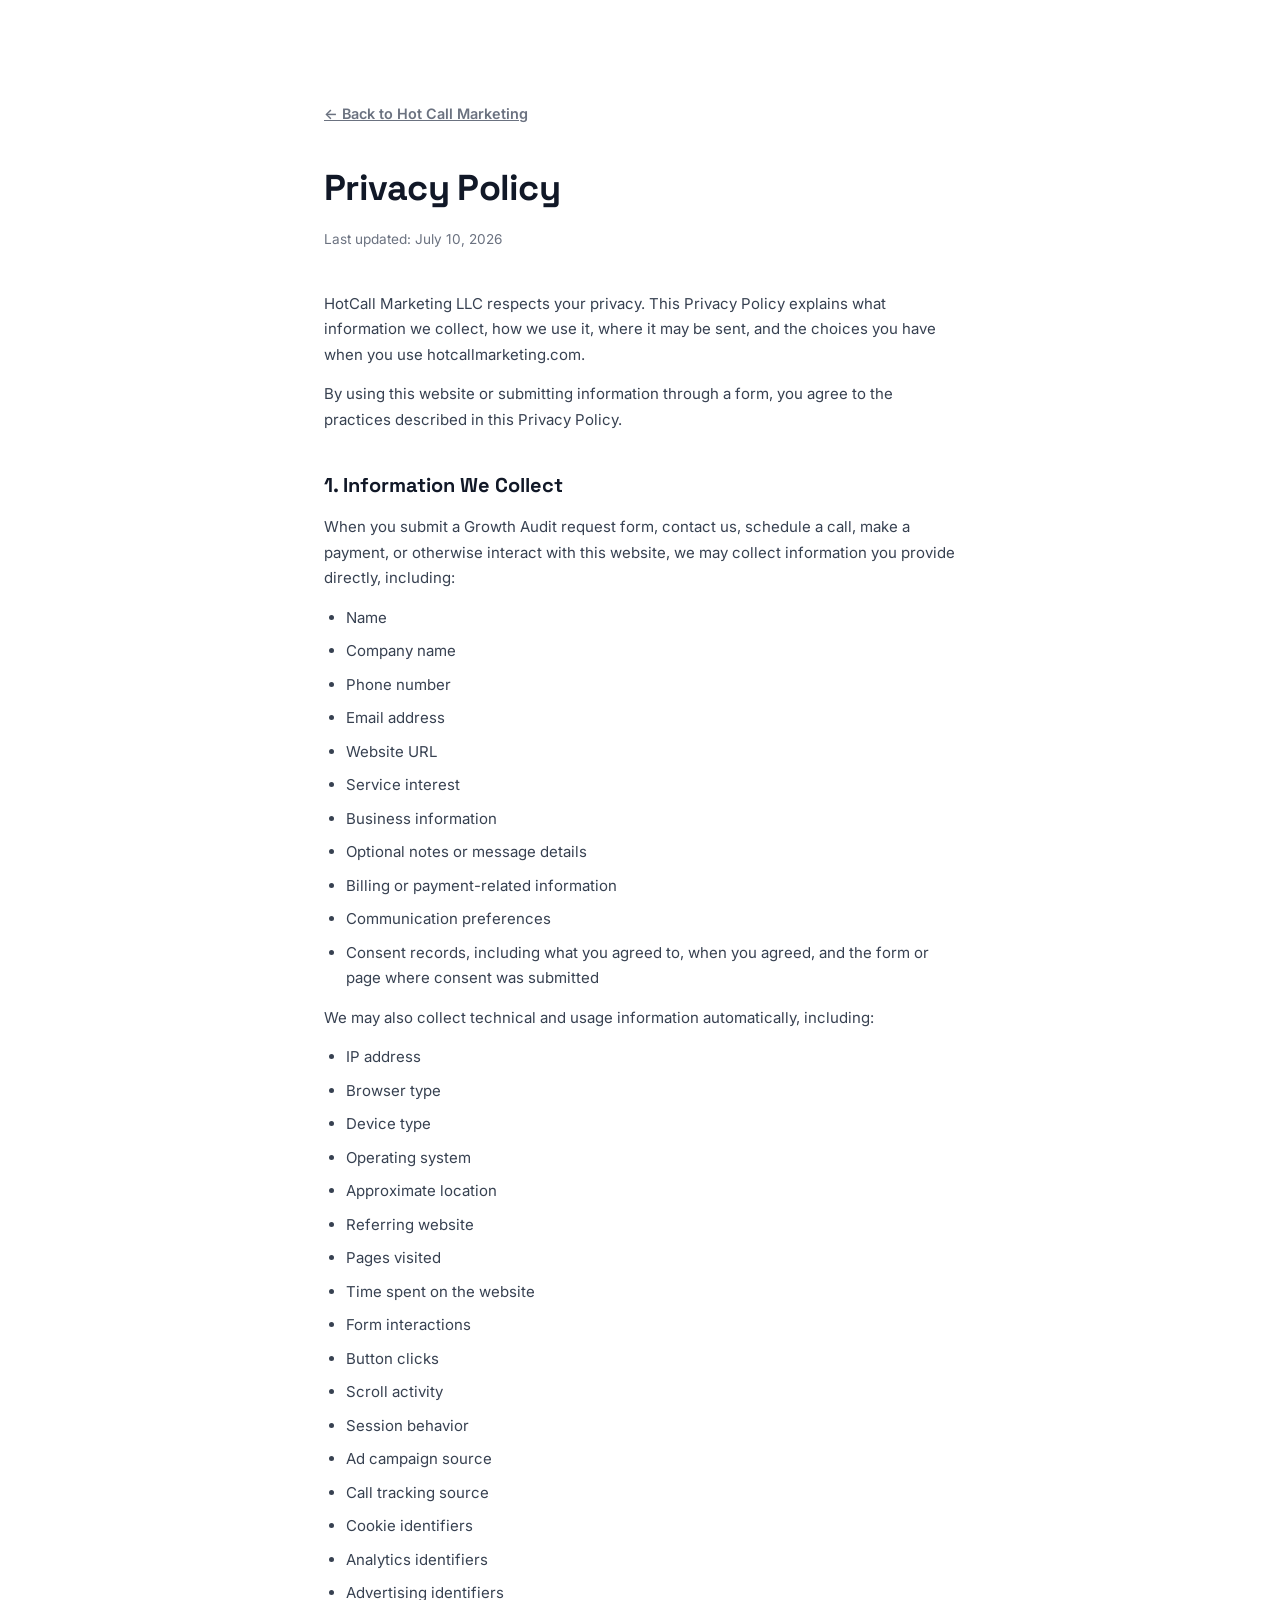
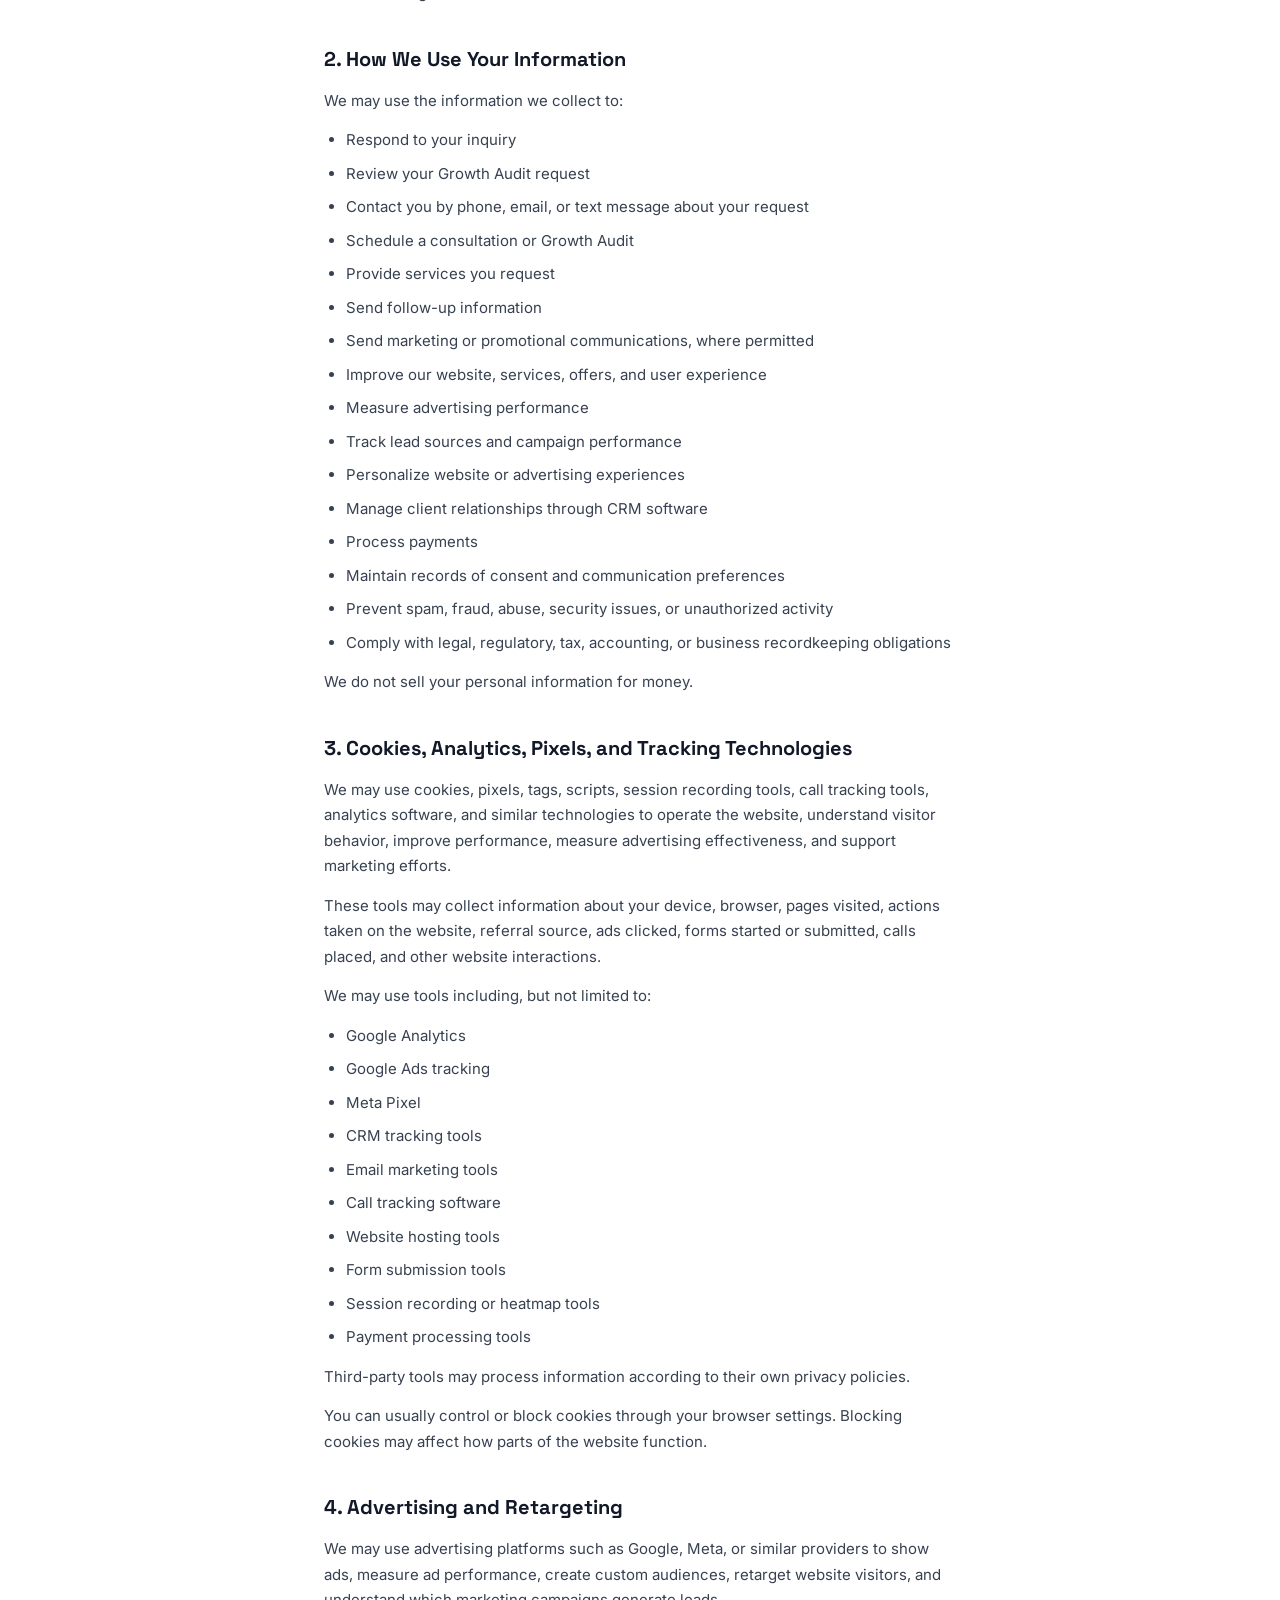
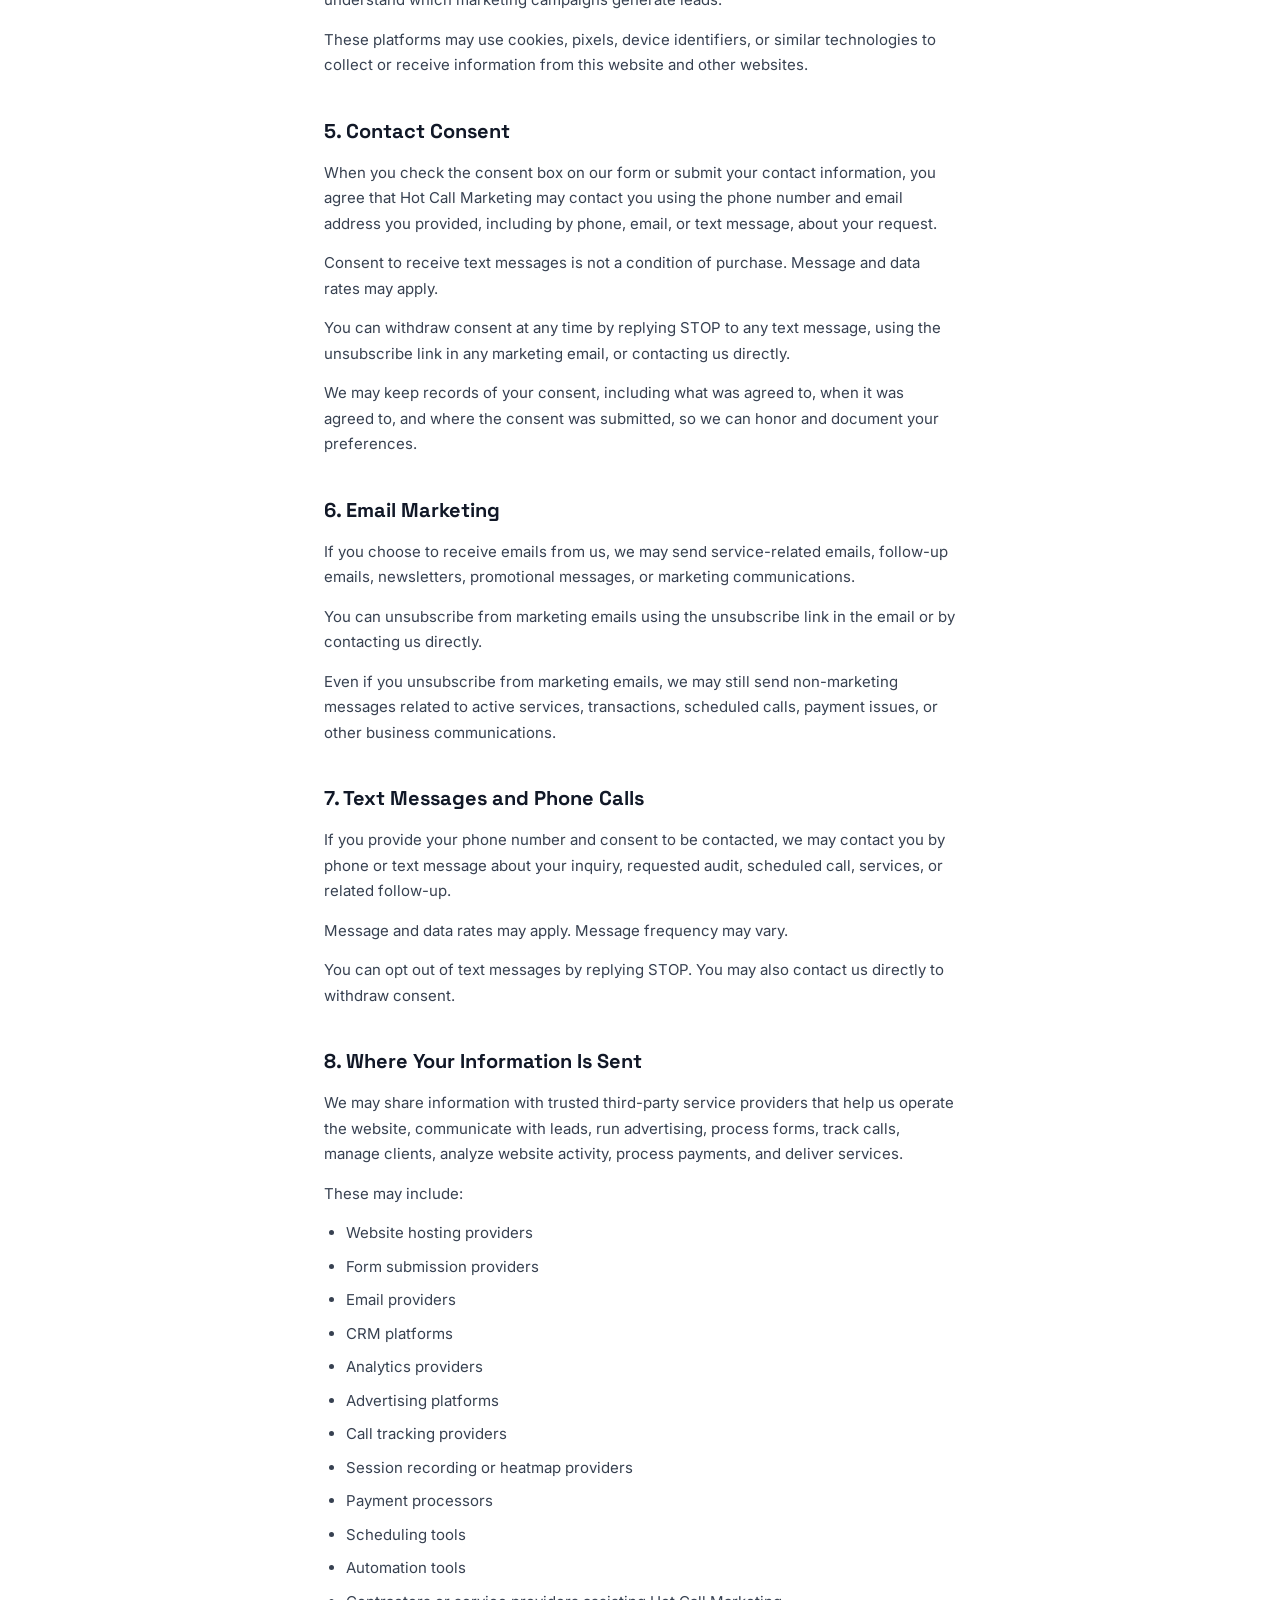
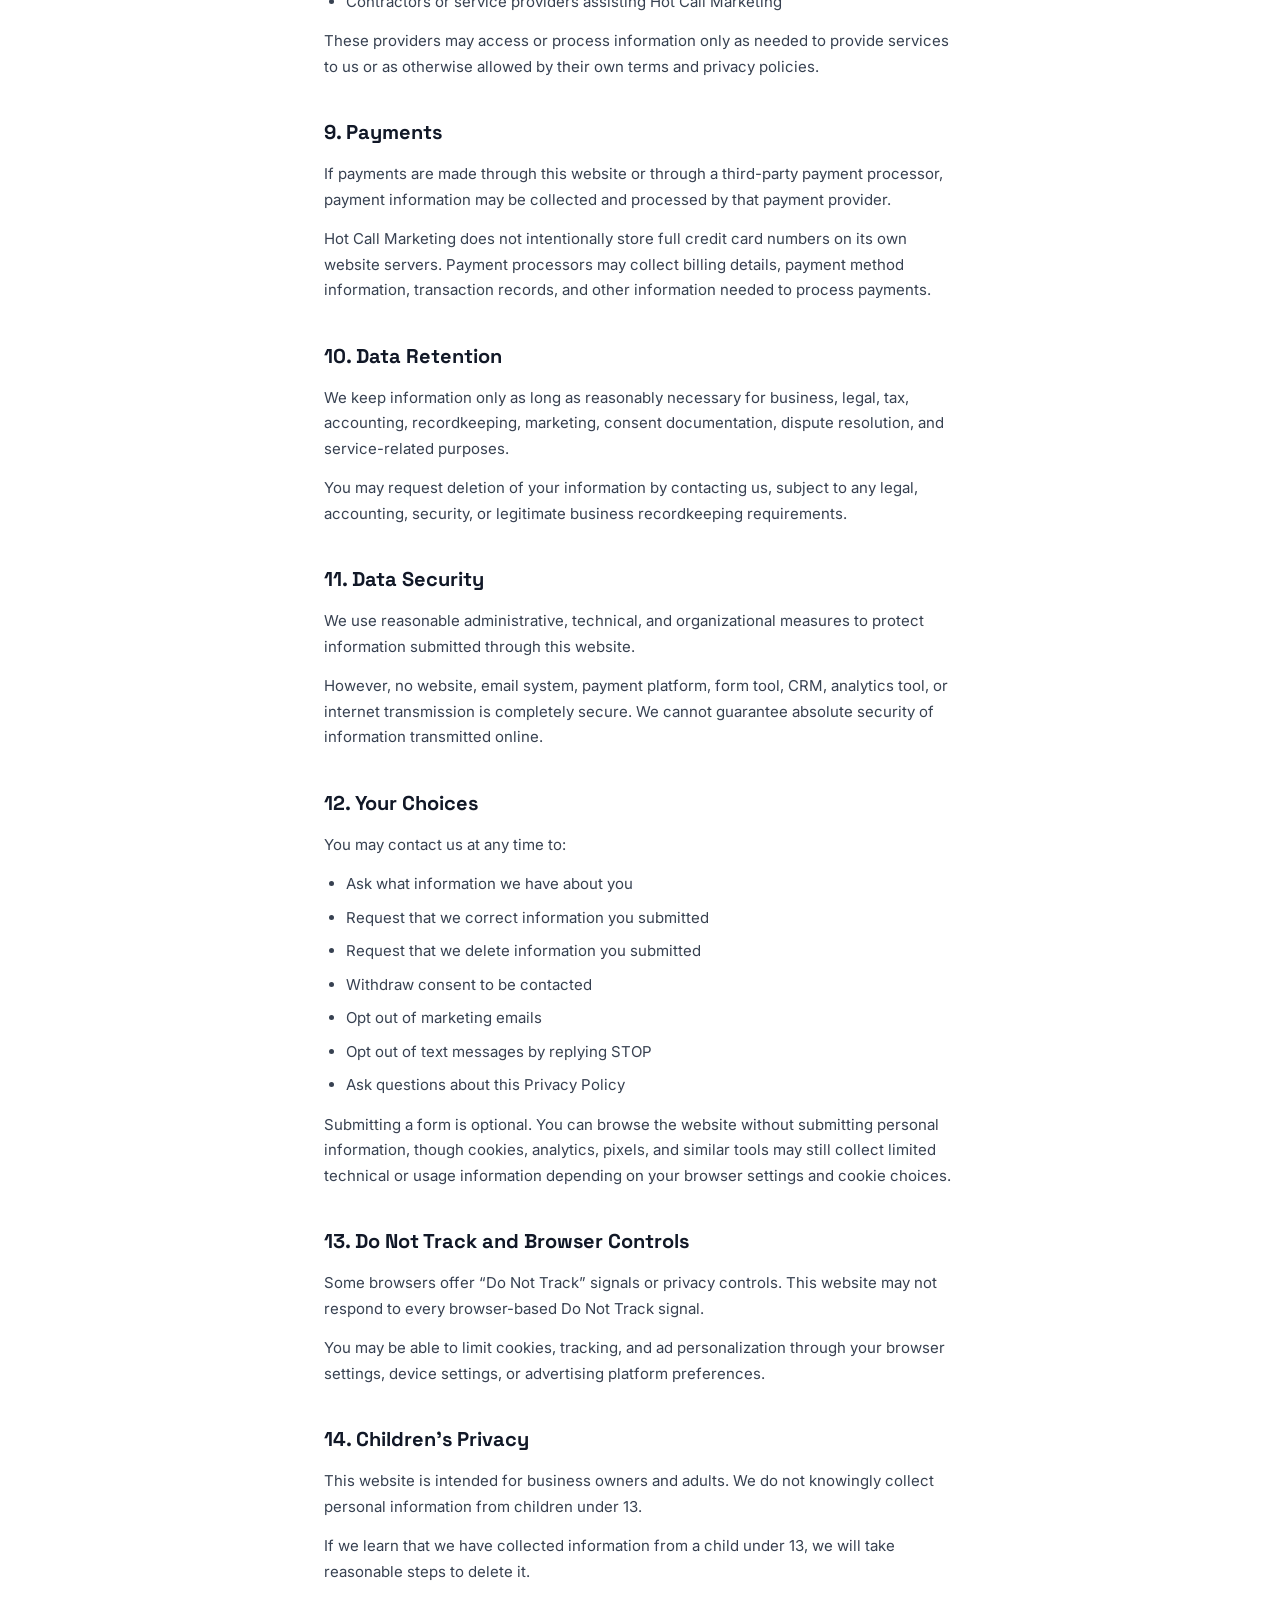
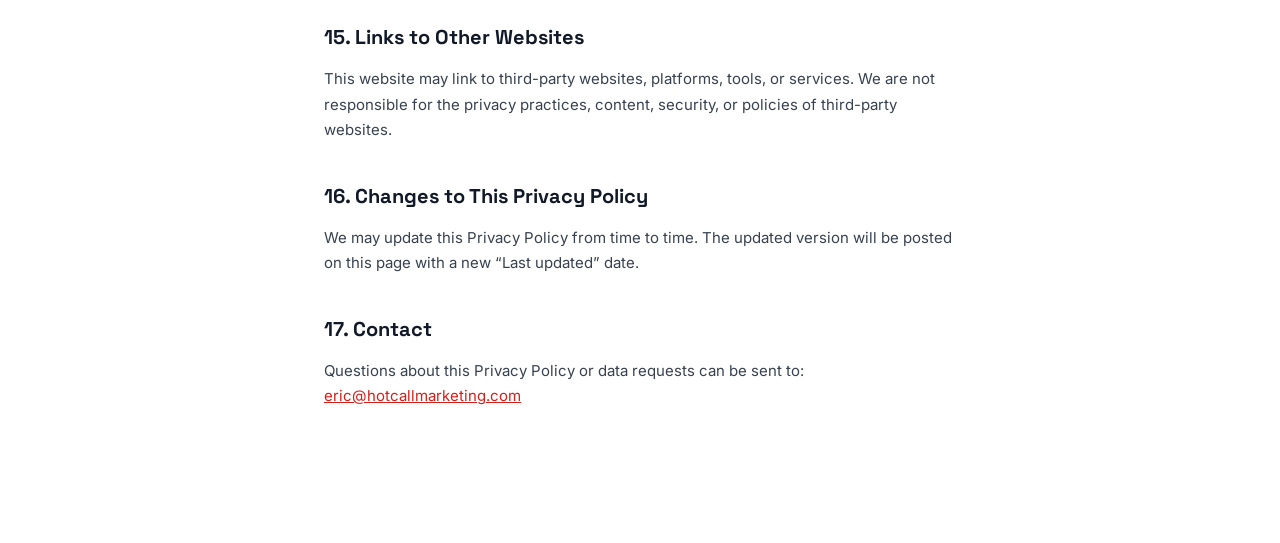
<file: privacy.html>
<!DOCTYPE html>
<html lang="en">
<head>
<meta charset="UTF-8">
<meta name="viewport" content="width=device-width, initial-scale=1.0">
<title>Privacy Policy | Hot Call Marketing</title>
<link rel="icon" type="image/svg+xml" href="/favicon.svg">
<link rel="preconnect" href="https://fonts.googleapis.com">
<link href="https://fonts.googleapis.com/css2?family=Inter:ital,wght@0,400;0,500;0,600;0,700;0,800;0,900;1,400&family=Space+Grotesk:wght@500;600;700&display=swap" rel="stylesheet">
<style>
*,*::before,*::after{box-sizing:border-box;margin:0;padding:0}
body{font-family:'Inter',system-ui,sans-serif;color:#374151;line-height:1.7;background:#fff}
.wrap{max-width:760px;margin:0 auto;padding:100px 5% 120px}
a{color:#D91E18}
.back{display:inline-block;margin-bottom:32px;font-size:0.9rem;font-weight:600;color:#6B7280}
h1{font-family:'Space Grotesk','Inter',system-ui,sans-serif;font-size:2.25rem;font-weight:700;color:#111827;margin-bottom:8px;letter-spacing:-0.02em}
.updated{font-size:0.85rem;color:#6B7280;margin-bottom:40px}
h2{font-family:'Space Grotesk','Inter',system-ui,sans-serif;font-size:1.25rem;font-weight:700;color:#111827;margin:36px 0 12px}
p{margin-bottom:14px;font-size:0.9375rem;color:#374151}
ul{margin:0 0 14px 22px}
li{margin-bottom:8px;font-size:0.9375rem}
</style>
</head>
<body>
<div class="wrap">
  <a href="/" class="back">← Back to Hot Call Marketing</a>
  <h1>Privacy Policy</h1>
  <p class="updated">Last updated: July 10, 2026</p>

  <p>HotCall Marketing LLC respects your privacy. This Privacy Policy explains what information we collect, how we use it, where it may be sent, and the choices you have when you use hotcallmarketing.com.</p>
  <p>By using this website or submitting information through a form, you agree to the practices described in this Privacy Policy.</p>

  <h2>1. Information We Collect</h2>
  <p>When you submit a Growth Audit request form, contact us, schedule a call, make a payment, or otherwise interact with this website, we may collect information you provide directly, including:</p>
  <ul>
    <li>Name</li>
    <li>Company name</li>
    <li>Phone number</li>
    <li>Email address</li>
    <li>Website URL</li>
    <li>Service interest</li>
    <li>Business information</li>
    <li>Optional notes or message details</li>
    <li>Billing or payment-related information</li>
    <li>Communication preferences</li>
    <li>Consent records, including what you agreed to, when you agreed, and the form or page where consent was submitted</li>
  </ul>
  <p>We may also collect technical and usage information automatically, including:</p>
  <ul>
    <li>IP address</li>
    <li>Browser type</li>
    <li>Device type</li>
    <li>Operating system</li>
    <li>Approximate location</li>
    <li>Referring website</li>
    <li>Pages visited</li>
    <li>Time spent on the website</li>
    <li>Form interactions</li>
    <li>Button clicks</li>
    <li>Scroll activity</li>
    <li>Session behavior</li>
    <li>Ad campaign source</li>
    <li>Call tracking source</li>
    <li>Cookie identifiers</li>
    <li>Analytics identifiers</li>
    <li>Advertising identifiers</li>
  </ul>

  <h2>2. How We Use Your Information</h2>
  <p>We may use the information we collect to:</p>
  <ul>
    <li>Respond to your inquiry</li>
    <li>Review your Growth Audit request</li>
    <li>Contact you by phone, email, or text message about your request</li>
    <li>Schedule a consultation or Growth Audit</li>
    <li>Provide services you request</li>
    <li>Send follow-up information</li>
    <li>Send marketing or promotional communications, where permitted</li>
    <li>Improve our website, services, offers, and user experience</li>
    <li>Measure advertising performance</li>
    <li>Track lead sources and campaign performance</li>
    <li>Personalize website or advertising experiences</li>
    <li>Manage client relationships through CRM software</li>
    <li>Process payments</li>
    <li>Maintain records of consent and communication preferences</li>
    <li>Prevent spam, fraud, abuse, security issues, or unauthorized activity</li>
    <li>Comply with legal, regulatory, tax, accounting, or business recordkeeping obligations</li>
  </ul>
  <p>We do not sell your personal information for money.</p>

  <h2>3. Cookies, Analytics, Pixels, and Tracking Technologies</h2>
  <p>We may use cookies, pixels, tags, scripts, session recording tools, call tracking tools, analytics software, and similar technologies to operate the website, understand visitor behavior, improve performance, measure advertising effectiveness, and support marketing efforts.</p>
  <p>These tools may collect information about your device, browser, pages visited, actions taken on the website, referral source, ads clicked, forms started or submitted, calls placed, and other website interactions.</p>
  <p>We may use tools including, but not limited to:</p>
  <ul>
    <li>Google Analytics</li>
    <li>Google Ads tracking</li>
    <li>Meta Pixel</li>
    <li>CRM tracking tools</li>
    <li>Email marketing tools</li>
    <li>Call tracking software</li>
    <li>Website hosting tools</li>
    <li>Form submission tools</li>
    <li>Session recording or heatmap tools</li>
    <li>Payment processing tools</li>
  </ul>
  <p>Third-party tools may process information according to their own privacy policies.</p>
  <p>You can usually control or block cookies through your browser settings. Blocking cookies may affect how parts of the website function.</p>

  <h2>4. Advertising and Retargeting</h2>
  <p>We may use advertising platforms such as Google, Meta, or similar providers to show ads, measure ad performance, create custom audiences, retarget website visitors, and understand which marketing campaigns generate leads.</p>
  <p>These platforms may use cookies, pixels, device identifiers, or similar technologies to collect or receive information from this website and other websites.</p>

  <h2>5. Contact Consent</h2>
  <p>When you check the consent box on our form or submit your contact information, you agree that Hot Call Marketing may contact you using the phone number and email address you provided, including by phone, email, or text message, about your request.</p>
  <p>Consent to receive text messages is not a condition of purchase. Message and data rates may apply.</p>
  <p>You can withdraw consent at any time by replying STOP to any text message, using the unsubscribe link in any marketing email, or contacting us directly.</p>
  <p>We may keep records of your consent, including what was agreed to, when it was agreed to, and where the consent was submitted, so we can honor and document your preferences.</p>

  <h2>6. Email Marketing</h2>
  <p>If you choose to receive emails from us, we may send service-related emails, follow-up emails, newsletters, promotional messages, or marketing communications.</p>
  <p>You can unsubscribe from marketing emails using the unsubscribe link in the email or by contacting us directly.</p>
  <p>Even if you unsubscribe from marketing emails, we may still send non-marketing messages related to active services, transactions, scheduled calls, payment issues, or other business communications.</p>

  <h2>7. Text Messages and Phone Calls</h2>
  <p>If you provide your phone number and consent to be contacted, we may contact you by phone or text message about your inquiry, requested audit, scheduled call, services, or related follow-up.</p>
  <p>Message and data rates may apply. Message frequency may vary.</p>
  <p>You can opt out of text messages by replying STOP. You may also contact us directly to withdraw consent.</p>

  <h2>8. Where Your Information Is Sent</h2>
  <p>We may share information with trusted third-party service providers that help us operate the website, communicate with leads, run advertising, process forms, track calls, manage clients, analyze website activity, process payments, and deliver services.</p>
  <p>These may include:</p>
  <ul>
    <li>Website hosting providers</li>
    <li>Form submission providers</li>
    <li>Email providers</li>
    <li>CRM platforms</li>
    <li>Analytics providers</li>
    <li>Advertising platforms</li>
    <li>Call tracking providers</li>
    <li>Session recording or heatmap providers</li>
    <li>Payment processors</li>
    <li>Scheduling tools</li>
    <li>Automation tools</li>
    <li>Contractors or service providers assisting Hot Call Marketing</li>
  </ul>
  <p>These providers may access or process information only as needed to provide services to us or as otherwise allowed by their own terms and privacy policies.</p>

  <h2>9. Payments</h2>
  <p>If payments are made through this website or through a third-party payment processor, payment information may be collected and processed by that payment provider.</p>
  <p>Hot Call Marketing does not intentionally store full credit card numbers on its own website servers. Payment processors may collect billing details, payment method information, transaction records, and other information needed to process payments.</p>

  <h2>10. Data Retention</h2>
  <p>We keep information only as long as reasonably necessary for business, legal, tax, accounting, recordkeeping, marketing, consent documentation, dispute resolution, and service-related purposes.</p>
  <p>You may request deletion of your information by contacting us, subject to any legal, accounting, security, or legitimate business recordkeeping requirements.</p>

  <h2>11. Data Security</h2>
  <p>We use reasonable administrative, technical, and organizational measures to protect information submitted through this website.</p>
  <p>However, no website, email system, payment platform, form tool, CRM, analytics tool, or internet transmission is completely secure. We cannot guarantee absolute security of information transmitted online.</p>

  <h2>12. Your Choices</h2>
  <p>You may contact us at any time to:</p>
  <ul>
    <li>Ask what information we have about you</li>
    <li>Request that we correct information you submitted</li>
    <li>Request that we delete information you submitted</li>
    <li>Withdraw consent to be contacted</li>
    <li>Opt out of marketing emails</li>
    <li>Opt out of text messages by replying STOP</li>
    <li>Ask questions about this Privacy Policy</li>
  </ul>
  <p>Submitting a form is optional. You can browse the website without submitting personal information, though cookies, analytics, pixels, and similar tools may still collect limited technical or usage information depending on your browser settings and cookie choices.</p>

  <h2>13. Do Not Track and Browser Controls</h2>
  <p>Some browsers offer &ldquo;Do Not Track&rdquo; signals or privacy controls. This website may not respond to every browser-based Do Not Track signal.</p>
  <p>You may be able to limit cookies, tracking, and ad personalization through your browser settings, device settings, or advertising platform preferences.</p>

  <h2>14. Children&rsquo;s Privacy</h2>
  <p>This website is intended for business owners and adults. We do not knowingly collect personal information from children under 13.</p>
  <p>If we learn that we have collected information from a child under 13, we will take reasonable steps to delete it.</p>

  <h2>15. Links to Other Websites</h2>
  <p>This website may link to third-party websites, platforms, tools, or services. We are not responsible for the privacy practices, content, security, or policies of third-party websites.</p>

  <h2>16. Changes to This Privacy Policy</h2>
  <p>We may update this Privacy Policy from time to time. The updated version will be posted on this page with a new &ldquo;Last updated&rdquo; date.</p>

  <h2>17. Contact</h2>
  <p>Questions about this Privacy Policy or data requests can be sent to: <a href="mailto:eric@hotcallmarketing.com">eric@hotcallmarketing.com</a></p>
</div>
</body>
</html>
</file>
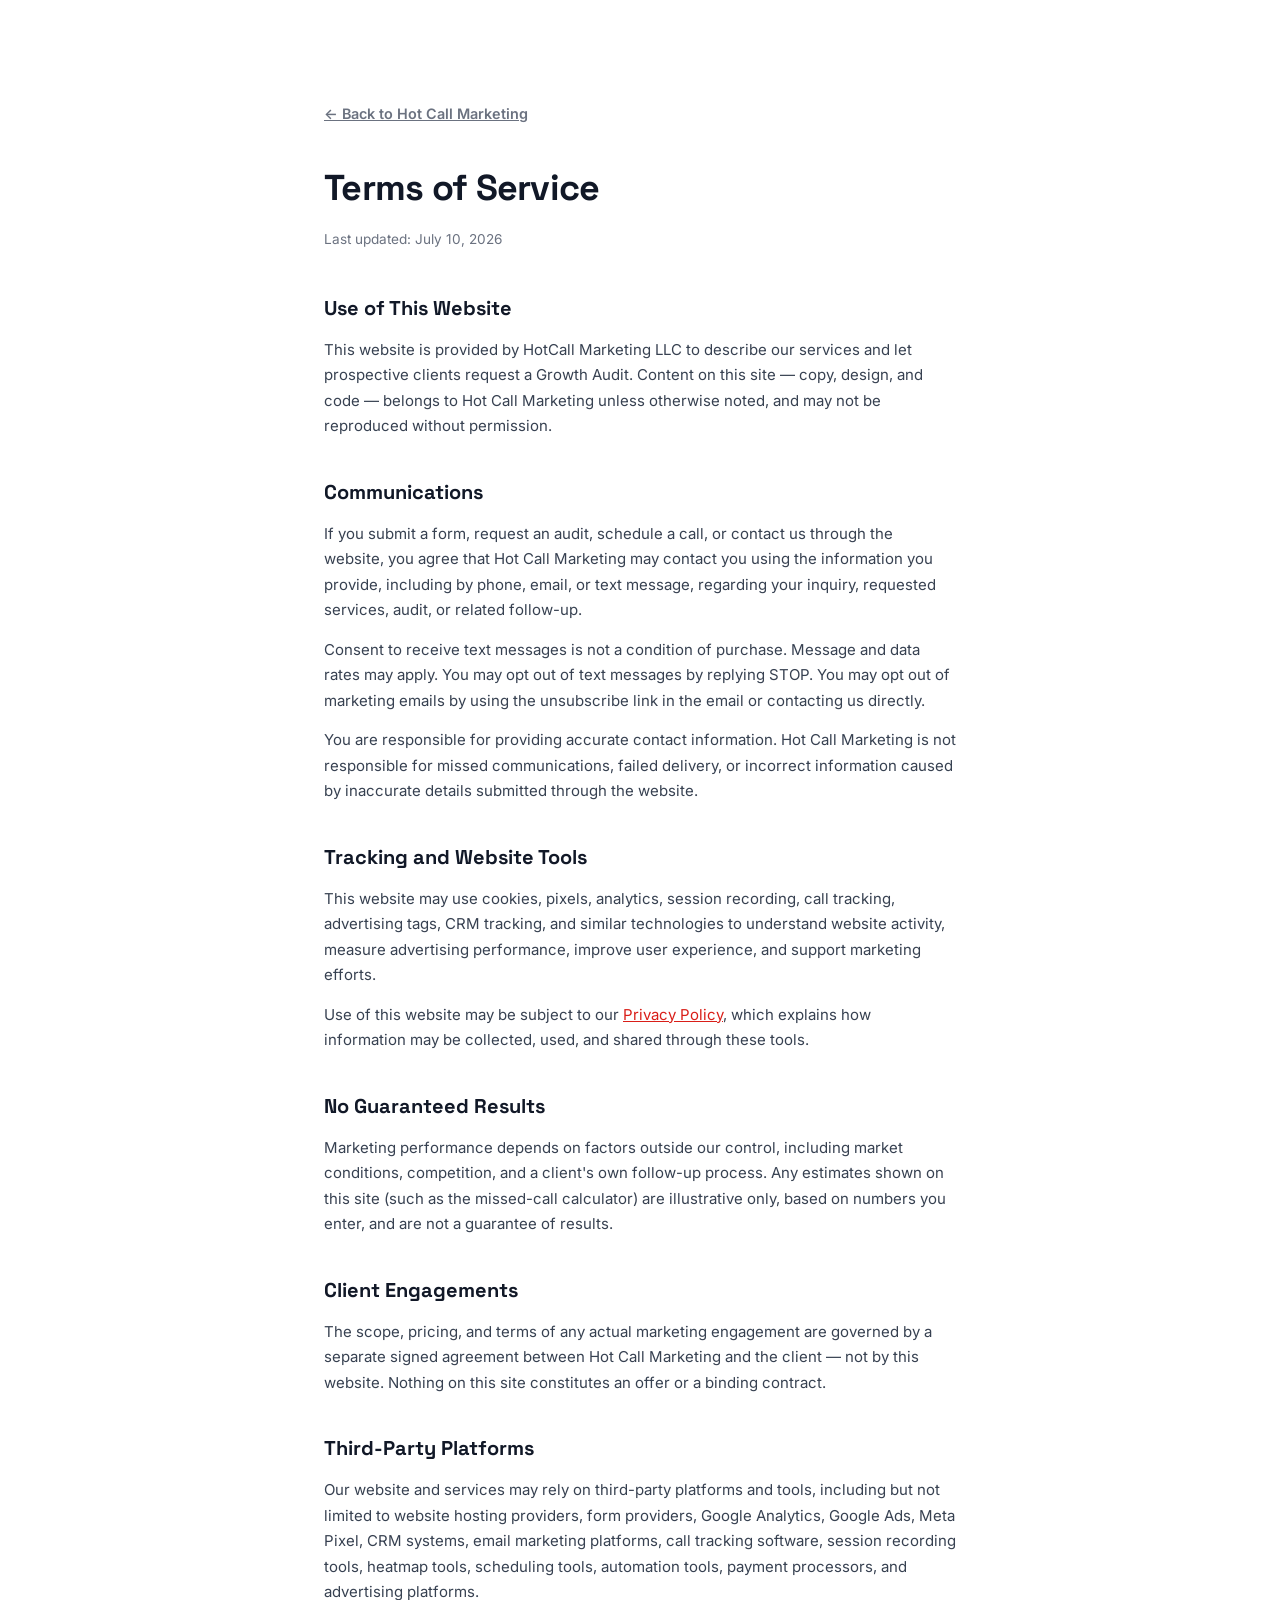
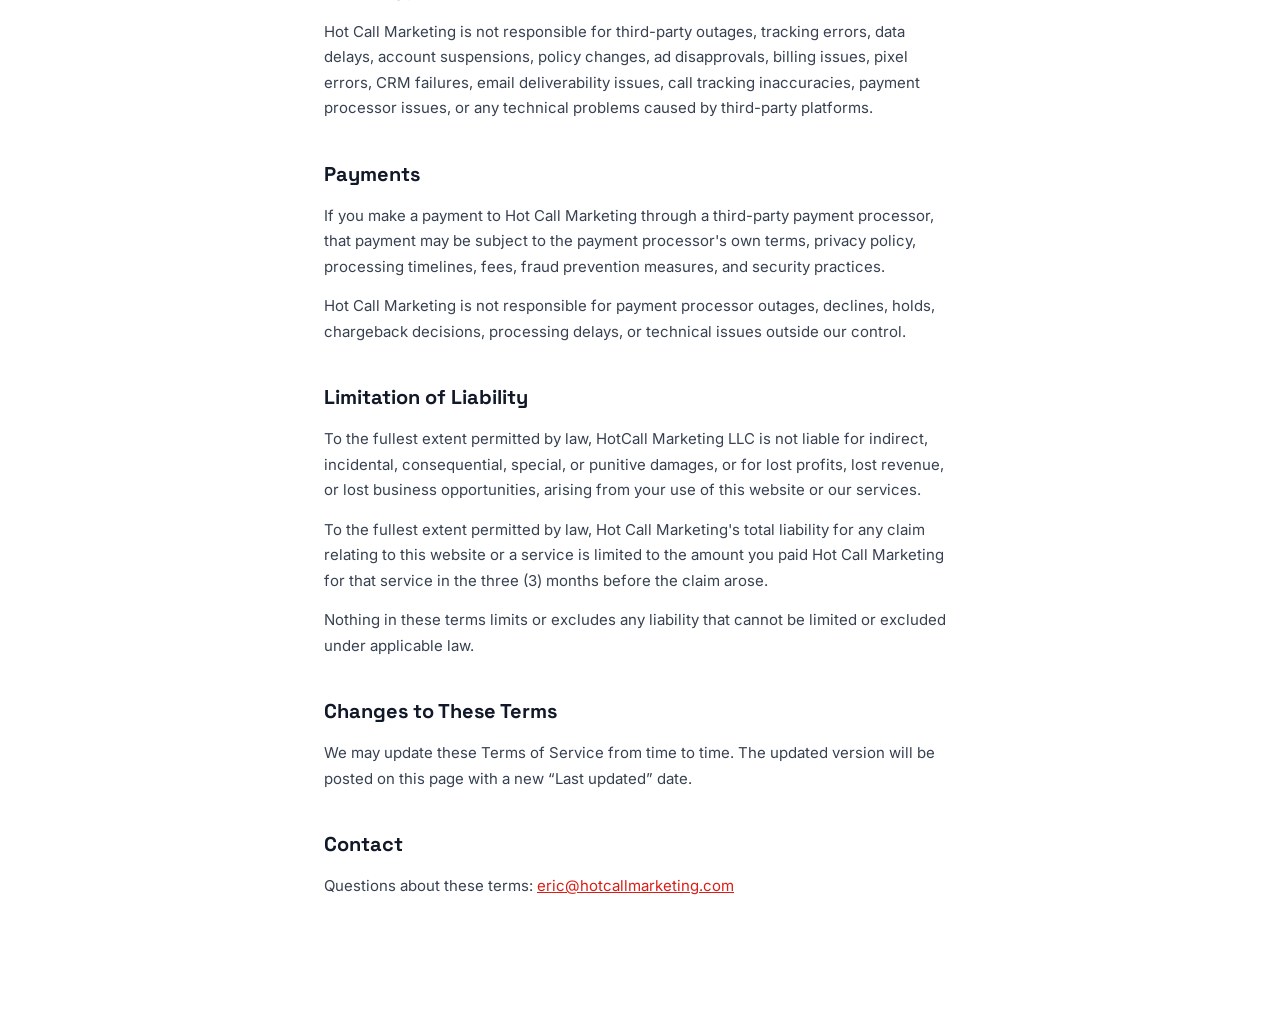
<file: terms.html>
<!DOCTYPE html>
<html lang="en">
<head>
<meta charset="UTF-8">
<meta name="viewport" content="width=device-width, initial-scale=1.0">
<title>Terms of Service | Hot Call Marketing</title>
<link rel="icon" type="image/svg+xml" href="/favicon.svg">
<link rel="preconnect" href="https://fonts.googleapis.com">
<link href="https://fonts.googleapis.com/css2?family=Inter:ital,wght@0,400;0,500;0,600;0,700;0,800;0,900;1,400&family=Space+Grotesk:wght@500;600;700&display=swap" rel="stylesheet">
<style>
*,*::before,*::after{box-sizing:border-box;margin:0;padding:0}
body{font-family:'Inter',system-ui,sans-serif;color:#374151;line-height:1.7;background:#fff}
.wrap{max-width:760px;margin:0 auto;padding:100px 5% 120px}
a{color:#D91E18}
.back{display:inline-block;margin-bottom:32px;font-size:0.9rem;font-weight:600;color:#6B7280}
h1{font-family:'Space Grotesk','Inter',system-ui,sans-serif;font-size:2.25rem;font-weight:700;color:#111827;margin-bottom:8px;letter-spacing:-0.02em}
.updated{font-size:0.85rem;color:#6B7280;margin-bottom:40px}
h2{font-family:'Space Grotesk','Inter',system-ui,sans-serif;font-size:1.25rem;font-weight:700;color:#111827;margin:36px 0 12px}
p{margin-bottom:14px;font-size:0.9375rem;color:#374151}
ul{margin:0 0 14px 22px}
li{margin-bottom:8px;font-size:0.9375rem}
</style>
</head>
<body>
<div class="wrap">
  <a href="/" class="back">← Back to Hot Call Marketing</a>
  <h1>Terms of Service</h1>
  <p class="updated">Last updated: July 10, 2026</p>

  <h2>Use of This Website</h2>
  <p>This website is provided by HotCall Marketing LLC to describe our services and let prospective clients request a Growth Audit. Content on this site — copy, design, and code — belongs to Hot Call Marketing unless otherwise noted, and may not be reproduced without permission.</p>

  <h2>Communications</h2>
  <p>If you submit a form, request an audit, schedule a call, or contact us through the website, you agree that Hot Call Marketing may contact you using the information you provide, including by phone, email, or text message, regarding your inquiry, requested services, audit, or related follow-up.</p>
  <p>Consent to receive text messages is not a condition of purchase. Message and data rates may apply. You may opt out of text messages by replying STOP. You may opt out of marketing emails by using the unsubscribe link in the email or contacting us directly.</p>
  <p>You are responsible for providing accurate contact information. Hot Call Marketing is not responsible for missed communications, failed delivery, or incorrect information caused by inaccurate details submitted through the website.</p>

  <h2>Tracking and Website Tools</h2>
  <p>This website may use cookies, pixels, analytics, session recording, call tracking, advertising tags, CRM tracking, and similar technologies to understand website activity, measure advertising performance, improve user experience, and support marketing efforts.</p>
  <p>Use of this website may be subject to our <a href="/privacy.html">Privacy Policy</a>, which explains how information may be collected, used, and shared through these tools.</p>

  <h2>No Guaranteed Results</h2>
  <p>Marketing performance depends on factors outside our control, including market conditions, competition, and a client's own follow-up process. Any estimates shown on this site (such as the missed-call calculator) are illustrative only, based on numbers you enter, and are not a guarantee of results.</p>

  <h2>Client Engagements</h2>
  <p>The scope, pricing, and terms of any actual marketing engagement are governed by a separate signed agreement between Hot Call Marketing and the client — not by this website. Nothing on this site constitutes an offer or a binding contract.</p>

  <h2>Third-Party Platforms</h2>
  <p>Our website and services may rely on third-party platforms and tools, including but not limited to website hosting providers, form providers, Google Analytics, Google Ads, Meta Pixel, CRM systems, email marketing platforms, call tracking software, session recording tools, heatmap tools, scheduling tools, automation tools, payment processors, and advertising platforms.</p>
  <p>Hot Call Marketing is not responsible for third-party outages, tracking errors, data delays, account suspensions, policy changes, ad disapprovals, billing issues, pixel errors, CRM failures, email deliverability issues, call tracking inaccuracies, payment processor issues, or any technical problems caused by third-party platforms.</p>

  <h2>Payments</h2>
  <p>If you make a payment to Hot Call Marketing through a third-party payment processor, that payment may be subject to the payment processor's own terms, privacy policy, processing timelines, fees, fraud prevention measures, and security practices.</p>
  <p>Hot Call Marketing is not responsible for payment processor outages, declines, holds, chargeback decisions, processing delays, or technical issues outside our control.</p>

  <h2>Limitation of Liability</h2>
  <p>To the fullest extent permitted by law, HotCall Marketing LLC is not liable for indirect, incidental, consequential, special, or punitive damages, or for lost profits, lost revenue, or lost business opportunities, arising from your use of this website or our services.</p>
  <p>To the fullest extent permitted by law, Hot Call Marketing's total liability for any claim relating to this website or a service is limited to the amount you paid Hot Call Marketing for that service in the three (3) months before the claim arose.</p>
  <p>Nothing in these terms limits or excludes any liability that cannot be limited or excluded under applicable law.</p>

  <h2>Changes to These Terms</h2>
  <p>We may update these Terms of Service from time to time. The updated version will be posted on this page with a new &ldquo;Last updated&rdquo; date.</p>

  <h2>Contact</h2>
  <p>Questions about these terms: <a href="mailto:eric@hotcallmarketing.com">eric@hotcallmarketing.com</a></p>
</div>
</body>
</html>
</file>
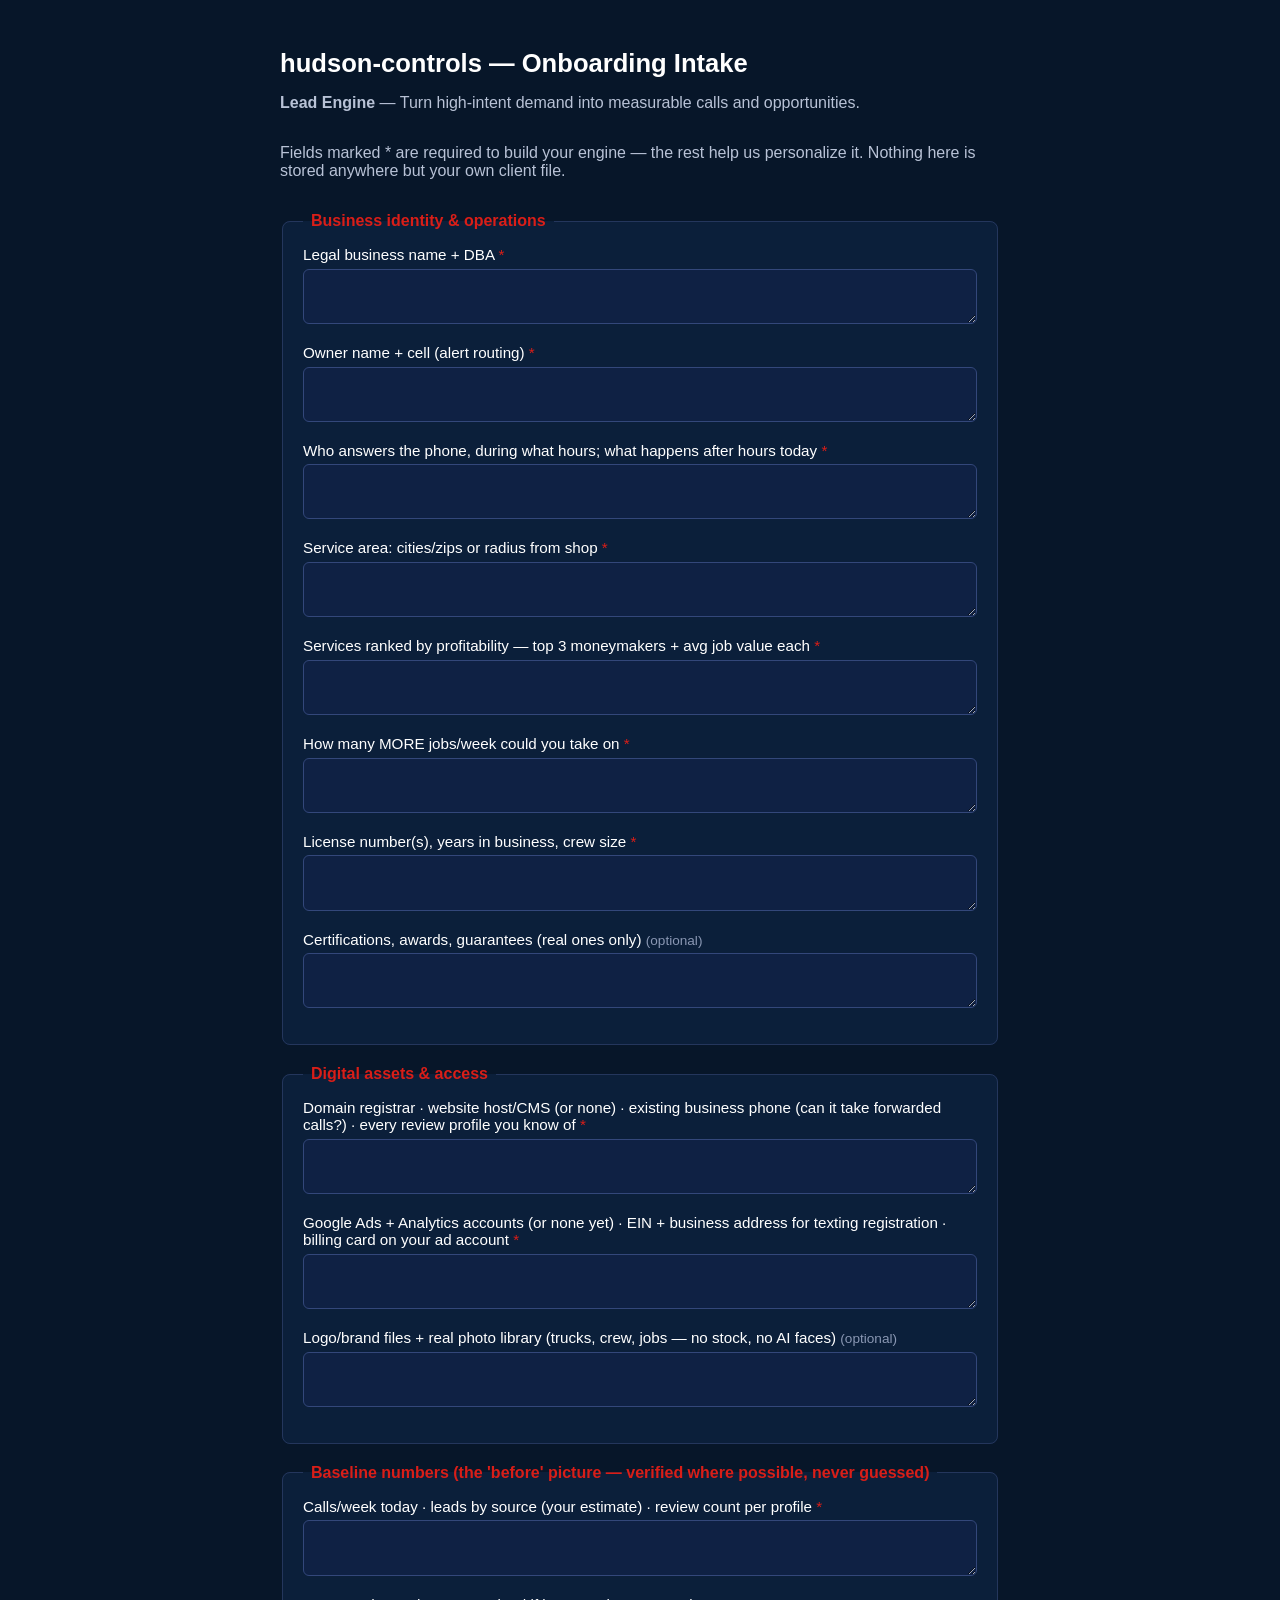
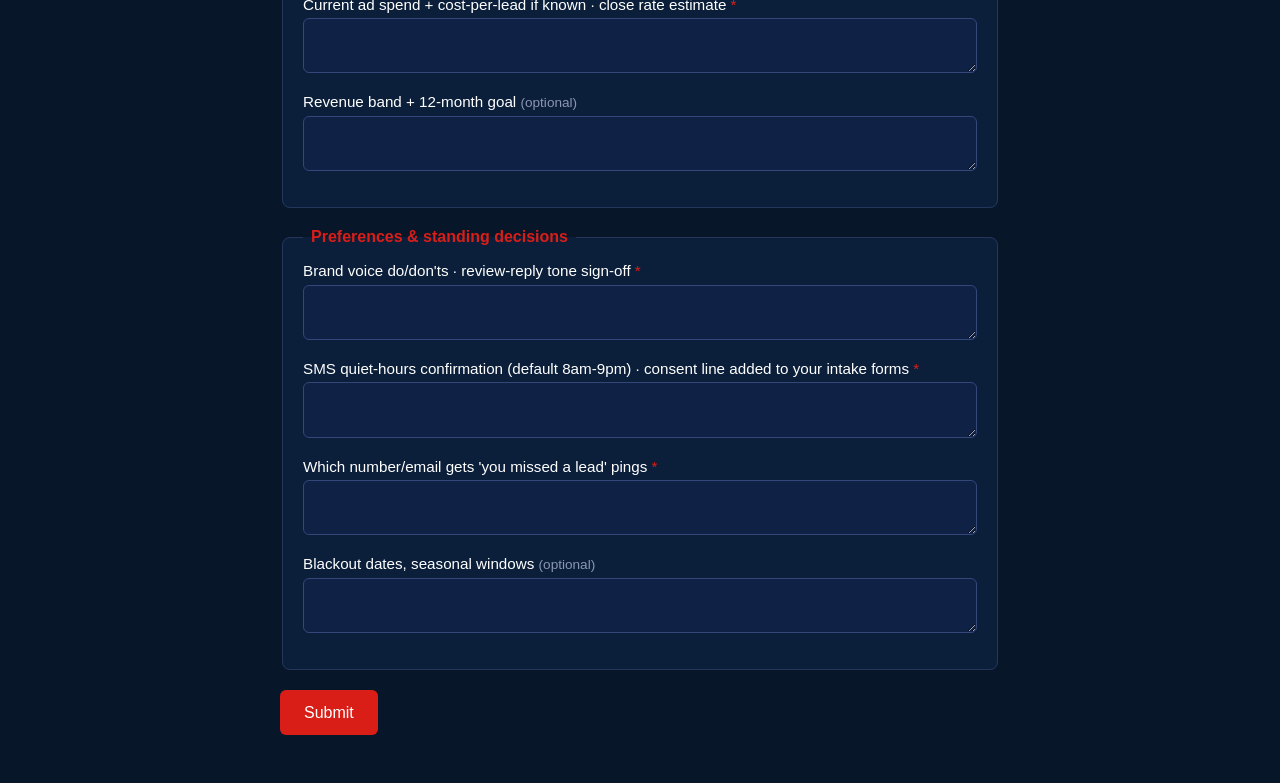
<file: onboard/23fff1898c394134.html>
<!doctype html>
<html lang="en">
<head>
<meta charset="utf-8">
<meta name="viewport" content="width=device-width, initial-scale=1">
<title>hudson-controls — Onboarding Intake | Hot Call Marketing</title>
<style>
  :root { --navy:#0B1F3A; --navy-deep:#071629; --red:#D91E18; --red-hover:#B01515; }
  * { box-sizing: border-box; }
  body { font-family: -apple-system, Segoe UI, Roboto, sans-serif; background: var(--navy-deep); color: #fff; margin: 0; padding: 2rem 1rem; }
  .wrap { max-width: 720px; margin: 0 auto; }
  h1 { color: #fff; font-size: 1.6rem; margin-bottom: 0.25rem; }
  .sub { color: #b8c2d6; margin-bottom: 2rem; }
  fieldset { border: 1px solid #24365c; border-radius: 8px; padding: 1rem 1.25rem; margin-bottom: 1.25rem; background: var(--navy); }
  legend { padding: 0 0.5rem; color: var(--red); font-weight: 600; }
  .field { display: block; margin-bottom: 1rem; }
  .field-label { display: block; margin-bottom: 0.35rem; font-size: 0.95rem; }
  .req { color: var(--red); }
  .opt { color: #8a97b3; font-size: 0.85rem; }
  textarea { width: 100%; padding: 0.6rem; border-radius: 6px; border: 1px solid #33477a; background: #0f2144; color: #fff; font-family: inherit; font-size: 0.95rem; }
  textarea:focus { outline: 2px solid var(--red); }
  button { background: var(--red); color: #fff; border: none; padding: 0.85rem 1.5rem; border-radius: 6px; font-size: 1rem; cursor: pointer; }
  button:hover { background: var(--red-hover); }
  button:disabled { opacity: 0.6; cursor: not-allowed; }
  .status { margin-top: 1rem; font-size: 0.95rem; }
  .status.success { color: #10B981; }
  .status.error { color: var(--red); }
  .honey { position: absolute; left: -9999px; }
</style>
</head>
<body>
<div class="wrap">
  <h1>hudson-controls — Onboarding Intake</h1>
  <p class="sub"><strong>Lead Engine</strong> — Turn high-intent demand into measurable calls and opportunities.</p>
  <p class="sub">Fields marked * are required to build your engine — the rest help us personalize it. Nothing here is stored anywhere but your own client file.</p>
  <form id="intakeForm">
    <input type="text" name="_honey" class="honey" tabindex="-1" autocomplete="off" aria-hidden="true">
    <input type="hidden" name="client_slug" value="hudson-controls">
    <input type="hidden" name="tier" value="lead-engine">
    <input type="hidden" name="token" value="23fff1898c394134">
    <fieldset>
        <legend>Business identity &amp; operations</legend>
        
        <label class="field">
          <span class="field-label">Legal business name + DBA <span class="req">*</span></span>
          <textarea name="legal_name_dba" rows="2" required></textarea>
        </label>

        <label class="field">
          <span class="field-label">Owner name + cell (alert routing) <span class="req">*</span></span>
          <textarea name="owner_contact" rows="2" required></textarea>
        </label>

        <label class="field">
          <span class="field-label">Who answers the phone, during what hours; what happens after hours today <span class="req">*</span></span>
          <textarea name="phone_coverage" rows="2" required></textarea>
        </label>

        <label class="field">
          <span class="field-label">Service area: cities/zips or radius from shop <span class="req">*</span></span>
          <textarea name="service_area" rows="2" required></textarea>
        </label>

        <label class="field">
          <span class="field-label">Services ranked by profitability — top 3 moneymakers + avg job value each <span class="req">*</span></span>
          <textarea name="moneymakers" rows="2" required></textarea>
        </label>

        <label class="field">
          <span class="field-label">How many MORE jobs/week could you take on <span class="req">*</span></span>
          <textarea name="capacity" rows="2" required></textarea>
        </label>

        <label class="field">
          <span class="field-label">License number(s), years in business, crew size <span class="req">*</span></span>
          <textarea name="license_crew" rows="2" required></textarea>
        </label>

        <label class="field">
          <span class="field-label">Certifications, awards, guarantees (real ones only) <span class="opt">(optional)</span></span>
          <textarea name="certs_awards" rows="2" ></textarea>
        </label>
      </fieldset>
<fieldset>
        <legend>Digital assets &amp; access</legend>
        
        <label class="field">
          <span class="field-label">Domain registrar · website host/CMS (or none) · existing business phone (can it take forwarded calls?) · every review profile you know of <span class="req">*</span></span>
          <textarea name="asset_inventory" rows="2" required></textarea>
        </label>

        <label class="field">
          <span class="field-label">Google Ads + Analytics accounts (or none yet) · EIN + business address for texting registration · billing card on your ad account <span class="req">*</span></span>
          <textarea name="ads_accounts" rows="2" required></textarea>
        </label>

        <label class="field">
          <span class="field-label">Logo/brand files + real photo library (trucks, crew, jobs — no stock, no AI faces) <span class="opt">(optional)</span></span>
          <textarea name="brand_files" rows="2" ></textarea>
        </label>
      </fieldset>
<fieldset>
        <legend>Baseline numbers (the 'before' picture — verified where possible, never guessed)</legend>
        
        <label class="field">
          <span class="field-label">Calls/week today · leads by source (your estimate) · review count per profile <span class="req">*</span></span>
          <textarea name="baseline_volume" rows="2" required></textarea>
        </label>

        <label class="field">
          <span class="field-label">Current ad spend + cost-per-lead if known · close rate estimate <span class="req">*</span></span>
          <textarea name="baseline_ads" rows="2" required></textarea>
        </label>

        <label class="field">
          <span class="field-label">Revenue band + 12-month goal <span class="opt">(optional)</span></span>
          <textarea name="revenue_goal" rows="2" ></textarea>
        </label>
      </fieldset>
<fieldset>
        <legend>Preferences &amp; standing decisions</legend>
        
        <label class="field">
          <span class="field-label">Brand voice do/don'ts · review-reply tone sign-off <span class="req">*</span></span>
          <textarea name="brand_voice" rows="2" required></textarea>
        </label>

        <label class="field">
          <span class="field-label">SMS quiet-hours confirmation (default 8am-9pm) · consent line added to your intake forms <span class="req">*</span></span>
          <textarea name="sms_consent_quiet" rows="2" required></textarea>
        </label>

        <label class="field">
          <span class="field-label">Which number/email gets 'you missed a lead' pings <span class="req">*</span></span>
          <textarea name="alert_routing" rows="2" required></textarea>
        </label>

        <label class="field">
          <span class="field-label">Blackout dates, seasonal windows <span class="opt">(optional)</span></span>
          <textarea name="blackout_seasonal" rows="2" ></textarea>
        </label>
      </fieldset>
    <button type="submit" id="submitBtn">Submit</button>
    <div class="status" id="statusMsg"></div>
  </form>
</div>
<script>
(function () {
  var form = document.getElementById('intakeForm');
  var btn = document.getElementById('submitBtn');
  var status = document.getElementById('statusMsg');
  var loadedAt = Date.now();
  var submitting = false;
  form.addEventListener('submit', function (e) {
    e.preventDefault();
    if (submitting) return;
    if (form.querySelector('[name="_honey"]').value) return;
    if (Date.now() - loadedAt < 2500) return;
    submitting = true;
    btn.disabled = true;
    btn.textContent = 'Sending...';
    var fd = new FormData(form);
    var payload = {};
    fd.forEach(function (v, k) { payload[k] = typeof v === 'string' ? v.trim() : v; });
    fetch('https://hcm-instant-reply.aged-sun-df58.workers.dev/api/intake', {
      method: 'POST',
      headers: { 'Content-Type': 'application/json', 'Accept': 'application/json' },
      body: JSON.stringify(payload)
    }).then(function (res) { return res.json().catch(function () { return null; }); })
      .then(function (data) {
        if (!data || (data.success !== true && data.success !== 'true')) throw new Error('Request failed');
        form.reset();
        Array.prototype.forEach.call(form.querySelectorAll('input, textarea, button'), function (el) { el.disabled = true; });
        status.textContent = 'Thanks — this has been sent to Eric and will show up in your file shortly.';
        status.className = 'status success';
      })
      .catch(function () {
        status.textContent = 'Something went wrong sending that. Please email eric@hotcallmarketing.com directly.';
        status.className = 'status error';
        btn.disabled = false;
        btn.textContent = 'Submit';
        submitting = false;
      });
  });
})();
</script>
</body>
</html>
</file>
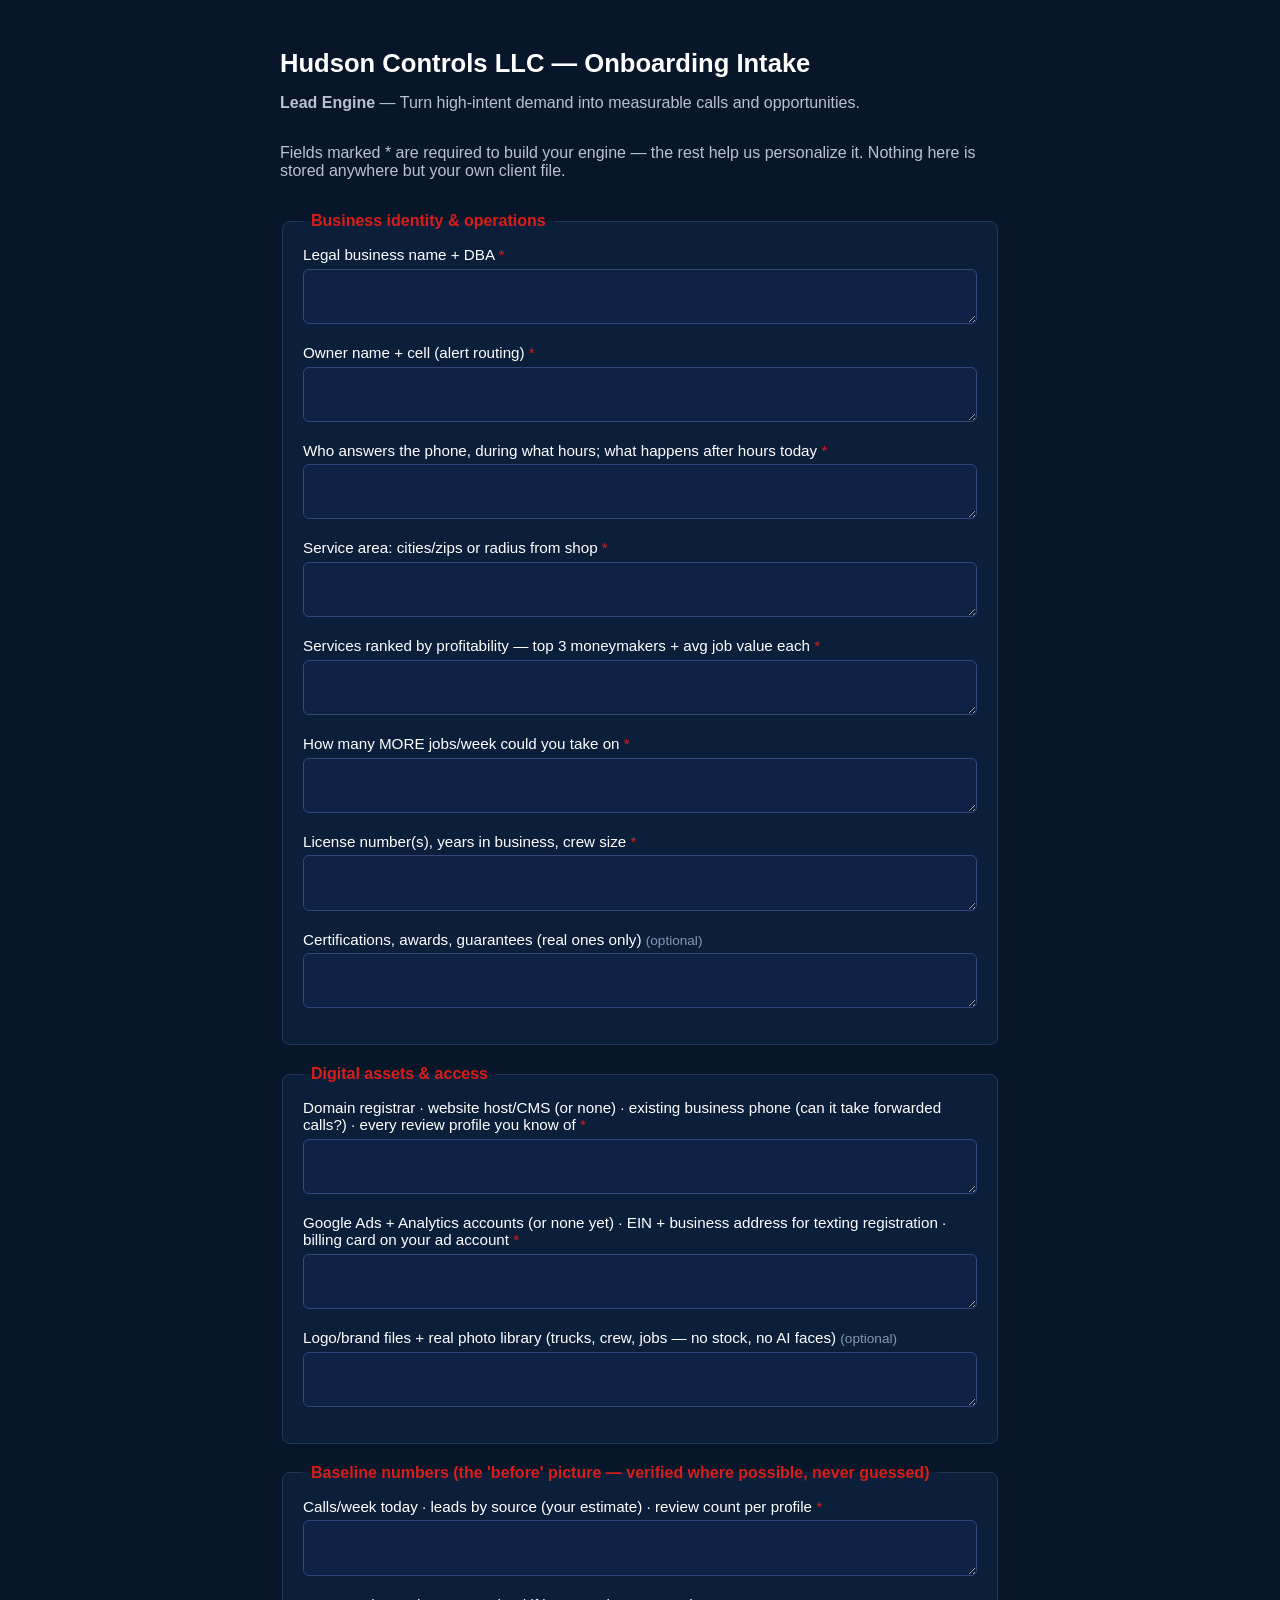
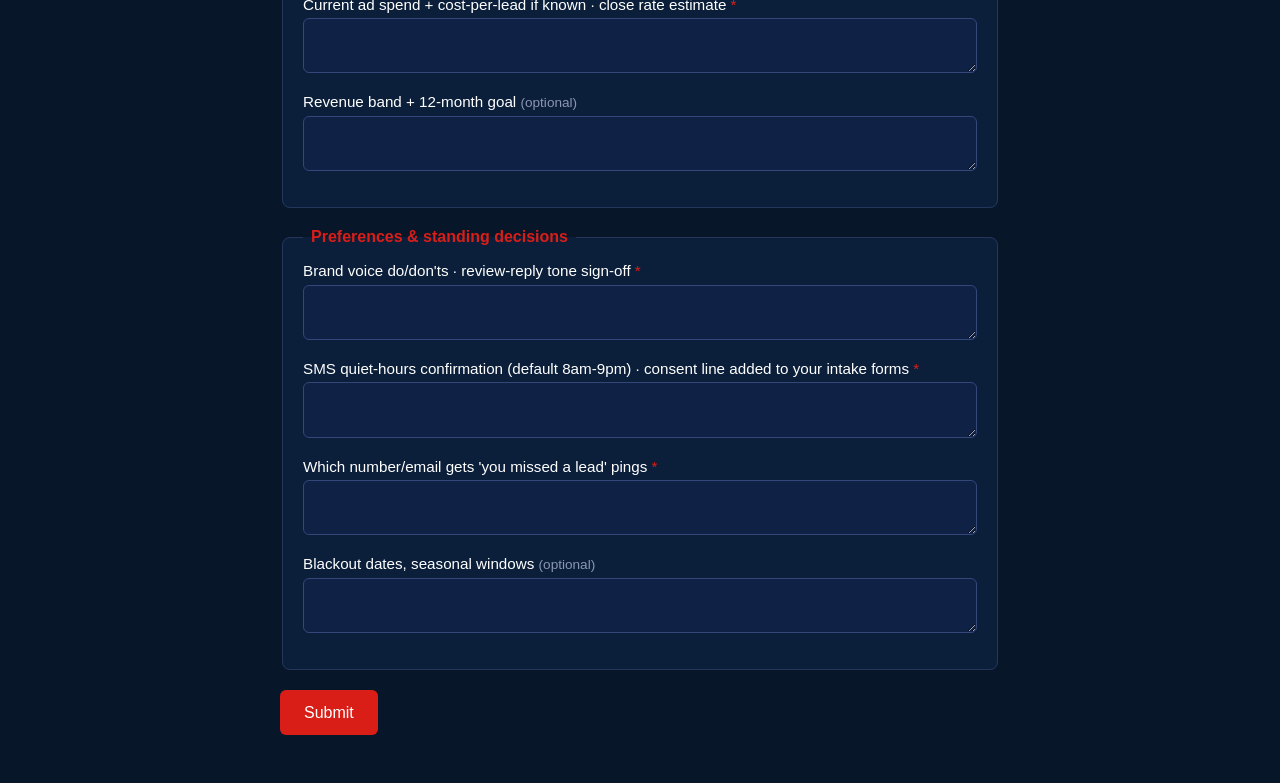
<file: onboard/640eb080b79dd7de.html>
<!doctype html>
<html lang="en">
<head>
<meta charset="utf-8">
<meta name="viewport" content="width=device-width, initial-scale=1">
<title>Hudson Controls LLC — Onboarding Intake | Hot Call Marketing</title>
<style>
  :root { --navy:#0B1F3A; --navy-deep:#071629; --red:#D91E18; --red-hover:#B01515; }
  * { box-sizing: border-box; }
  body { font-family: -apple-system, Segoe UI, Roboto, sans-serif; background: var(--navy-deep); color: #fff; margin: 0; padding: 2rem 1rem; }
  .wrap { max-width: 720px; margin: 0 auto; }
  h1 { color: #fff; font-size: 1.6rem; margin-bottom: 0.25rem; }
  .sub { color: #b8c2d6; margin-bottom: 2rem; }
  fieldset { border: 1px solid #24365c; border-radius: 8px; padding: 1rem 1.25rem; margin-bottom: 1.25rem; background: var(--navy); }
  legend { padding: 0 0.5rem; color: var(--red); font-weight: 600; }
  .field { display: block; margin-bottom: 1rem; }
  .field-label { display: block; margin-bottom: 0.35rem; font-size: 0.95rem; }
  .req { color: var(--red); }
  .opt { color: #8a97b3; font-size: 0.85rem; }
  textarea { width: 100%; padding: 0.6rem; border-radius: 6px; border: 1px solid #33477a; background: #0f2144; color: #fff; font-family: inherit; font-size: 0.95rem; }
  textarea:focus { outline: 2px solid var(--red); }
  button { background: var(--red); color: #fff; border: none; padding: 0.85rem 1.5rem; border-radius: 6px; font-size: 1rem; cursor: pointer; }
  button:hover { background: var(--red-hover); }
  button:disabled { opacity: 0.6; cursor: not-allowed; }
  .status { margin-top: 1rem; font-size: 0.95rem; }
  .status.success { color: #10B981; }
  .status.error { color: var(--red); }
  .honey { position: absolute; left: -9999px; }
</style>
</head>
<body>
<div class="wrap">
  <h1>Hudson Controls LLC — Onboarding Intake</h1>
  <p class="sub"><strong>Lead Engine</strong> — Turn high-intent demand into measurable calls and opportunities.</p>
  <p class="sub">Fields marked * are required to build your engine — the rest help us personalize it. Nothing here is stored anywhere but your own client file.</p>
  <form id="intakeForm">
    <input type="text" name="_honey" class="honey" tabindex="-1" autocomplete="off" aria-hidden="true">
    <input type="hidden" name="client_slug" value="hudson-controls">
    <input type="hidden" name="tier" value="lead-engine">
    <input type="hidden" name="token" value="640eb080b79dd7de">
    <fieldset>
        <legend>Business identity &amp; operations</legend>
        
        <label class="field">
          <span class="field-label">Legal business name + DBA <span class="req">*</span></span>
          <textarea name="legal_name_dba" rows="2" required></textarea>
        </label>

        <label class="field">
          <span class="field-label">Owner name + cell (alert routing) <span class="req">*</span></span>
          <textarea name="owner_contact" rows="2" required></textarea>
        </label>

        <label class="field">
          <span class="field-label">Who answers the phone, during what hours; what happens after hours today <span class="req">*</span></span>
          <textarea name="phone_coverage" rows="2" required></textarea>
        </label>

        <label class="field">
          <span class="field-label">Service area: cities/zips or radius from shop <span class="req">*</span></span>
          <textarea name="service_area" rows="2" required></textarea>
        </label>

        <label class="field">
          <span class="field-label">Services ranked by profitability — top 3 moneymakers + avg job value each <span class="req">*</span></span>
          <textarea name="moneymakers" rows="2" required></textarea>
        </label>

        <label class="field">
          <span class="field-label">How many MORE jobs/week could you take on <span class="req">*</span></span>
          <textarea name="capacity" rows="2" required></textarea>
        </label>

        <label class="field">
          <span class="field-label">License number(s), years in business, crew size <span class="req">*</span></span>
          <textarea name="license_crew" rows="2" required></textarea>
        </label>

        <label class="field">
          <span class="field-label">Certifications, awards, guarantees (real ones only) <span class="opt">(optional)</span></span>
          <textarea name="certs_awards" rows="2" ></textarea>
        </label>
      </fieldset>
<fieldset>
        <legend>Digital assets &amp; access</legend>
        
        <label class="field">
          <span class="field-label">Domain registrar · website host/CMS (or none) · existing business phone (can it take forwarded calls?) · every review profile you know of <span class="req">*</span></span>
          <textarea name="asset_inventory" rows="2" required></textarea>
        </label>

        <label class="field">
          <span class="field-label">Google Ads + Analytics accounts (or none yet) · EIN + business address for texting registration · billing card on your ad account <span class="req">*</span></span>
          <textarea name="ads_accounts" rows="2" required></textarea>
        </label>

        <label class="field">
          <span class="field-label">Logo/brand files + real photo library (trucks, crew, jobs — no stock, no AI faces) <span class="opt">(optional)</span></span>
          <textarea name="brand_files" rows="2" ></textarea>
        </label>
      </fieldset>
<fieldset>
        <legend>Baseline numbers (the 'before' picture — verified where possible, never guessed)</legend>
        
        <label class="field">
          <span class="field-label">Calls/week today · leads by source (your estimate) · review count per profile <span class="req">*</span></span>
          <textarea name="baseline_volume" rows="2" required></textarea>
        </label>

        <label class="field">
          <span class="field-label">Current ad spend + cost-per-lead if known · close rate estimate <span class="req">*</span></span>
          <textarea name="baseline_ads" rows="2" required></textarea>
        </label>

        <label class="field">
          <span class="field-label">Revenue band + 12-month goal <span class="opt">(optional)</span></span>
          <textarea name="revenue_goal" rows="2" ></textarea>
        </label>
      </fieldset>
<fieldset>
        <legend>Preferences &amp; standing decisions</legend>
        
        <label class="field">
          <span class="field-label">Brand voice do/don'ts · review-reply tone sign-off <span class="req">*</span></span>
          <textarea name="brand_voice" rows="2" required></textarea>
        </label>

        <label class="field">
          <span class="field-label">SMS quiet-hours confirmation (default 8am-9pm) · consent line added to your intake forms <span class="req">*</span></span>
          <textarea name="sms_consent_quiet" rows="2" required></textarea>
        </label>

        <label class="field">
          <span class="field-label">Which number/email gets 'you missed a lead' pings <span class="req">*</span></span>
          <textarea name="alert_routing" rows="2" required></textarea>
        </label>

        <label class="field">
          <span class="field-label">Blackout dates, seasonal windows <span class="opt">(optional)</span></span>
          <textarea name="blackout_seasonal" rows="2" ></textarea>
        </label>
      </fieldset>
    <button type="submit" id="submitBtn">Submit</button>
    <div class="status" id="statusMsg"></div>
  </form>
</div>
<script>
(function () {
  var form = document.getElementById('intakeForm');
  var btn = document.getElementById('submitBtn');
  var status = document.getElementById('statusMsg');
  var loadedAt = Date.now();
  var submitting = false;
  form.addEventListener('submit', function (e) {
    e.preventDefault();
    if (submitting) return;
    if (form.querySelector('[name="_honey"]').value) return;
    if (Date.now() - loadedAt < 2500) return;
    submitting = true;
    btn.disabled = true;
    btn.textContent = 'Sending...';
    var fd = new FormData(form);
    var payload = {};
    fd.forEach(function (v, k) { payload[k] = typeof v === 'string' ? v.trim() : v; });
    fetch('https://hcm-instant-reply.aged-sun-df58.workers.dev/api/intake', {
      method: 'POST',
      headers: { 'Content-Type': 'application/json', 'Accept': 'application/json' },
      body: JSON.stringify(payload)
    }).then(function (res) { return res.json().catch(function () { return null; }); })
      .then(function (data) {
        if (!data || (data.success !== true && data.success !== 'true')) throw new Error('Request failed');
        form.reset();
        Array.prototype.forEach.call(form.querySelectorAll('input, textarea, button'), function (el) { el.disabled = true; });
        status.textContent = 'Thanks — this has been sent to Eric and will show up in your file shortly.';
        status.className = 'status success';
      })
      .catch(function () {
        status.textContent = 'Something went wrong sending that. Please email eric@hotcallmarketing.com directly.';
        status.className = 'status error';
        btn.disabled = false;
        btn.textContent = 'Submit';
        submitting = false;
      });
  });
})();
</script>
</body>
</html>
</file>
